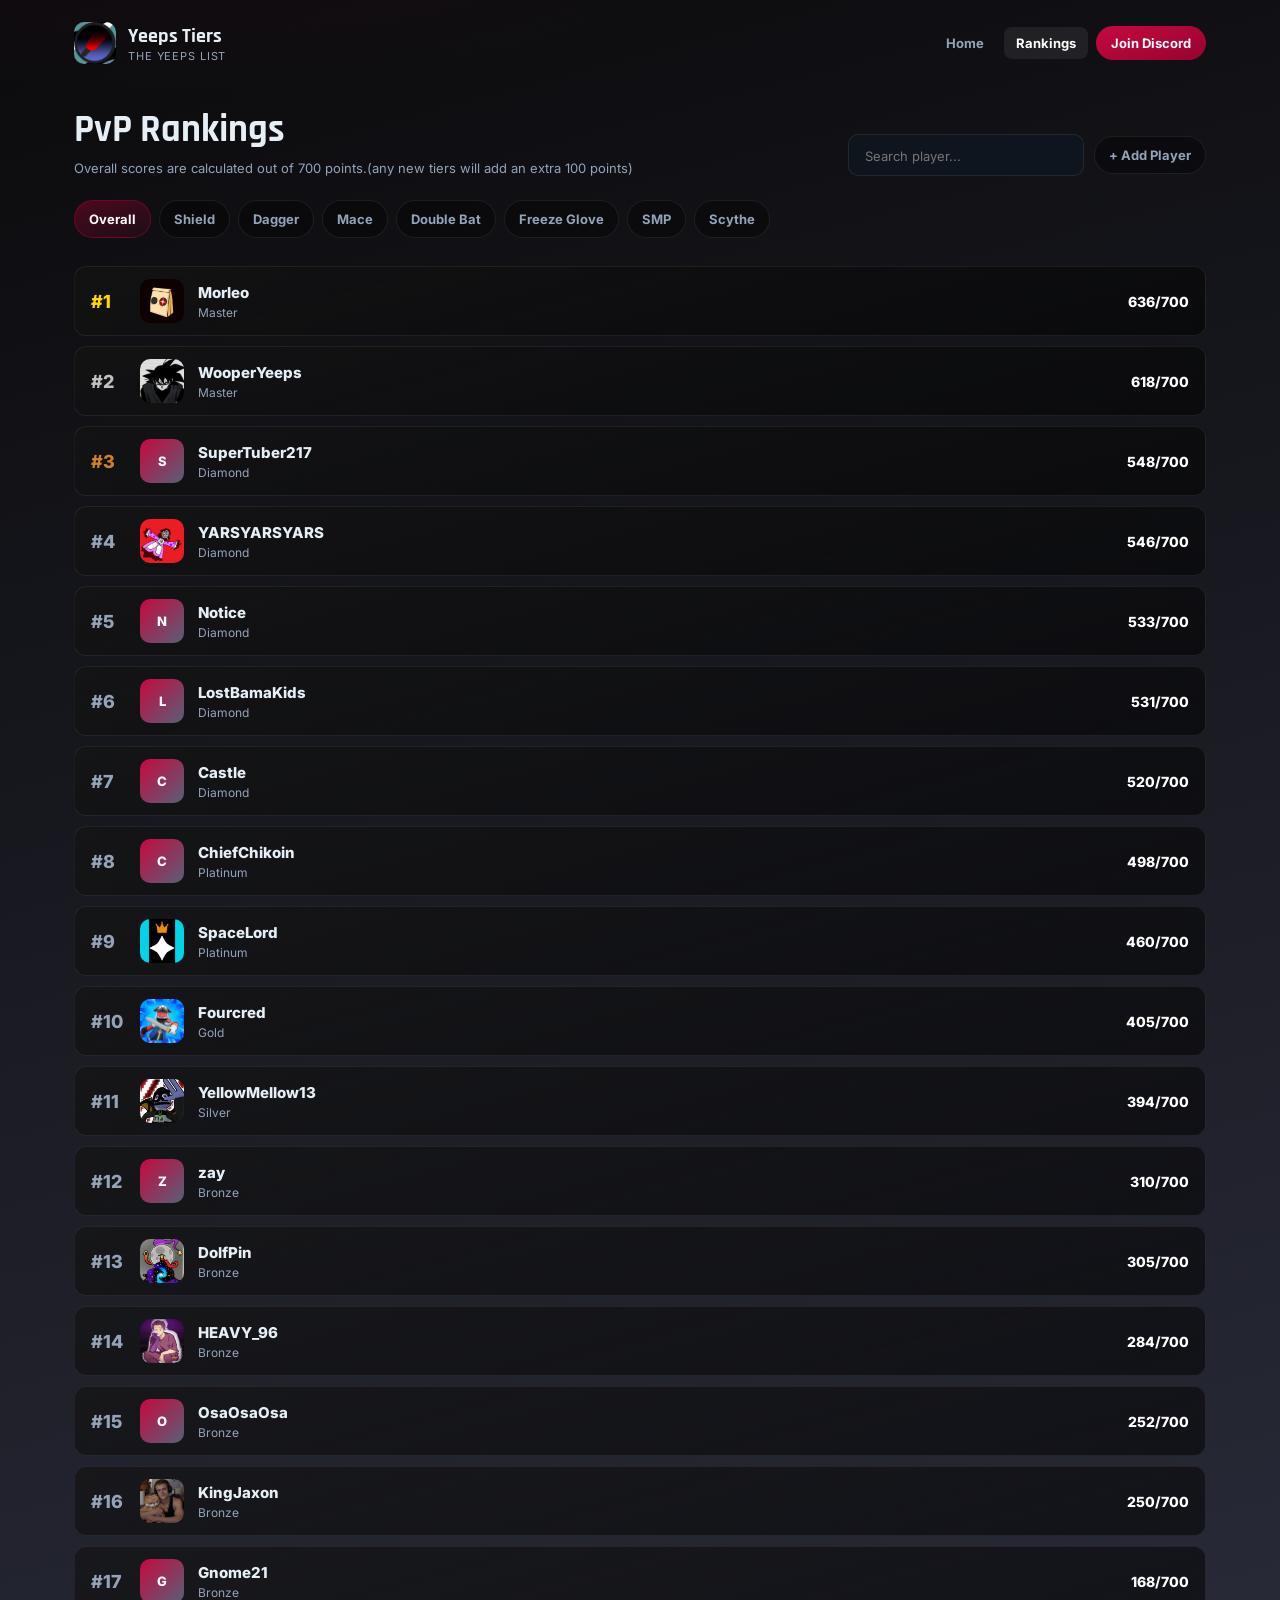
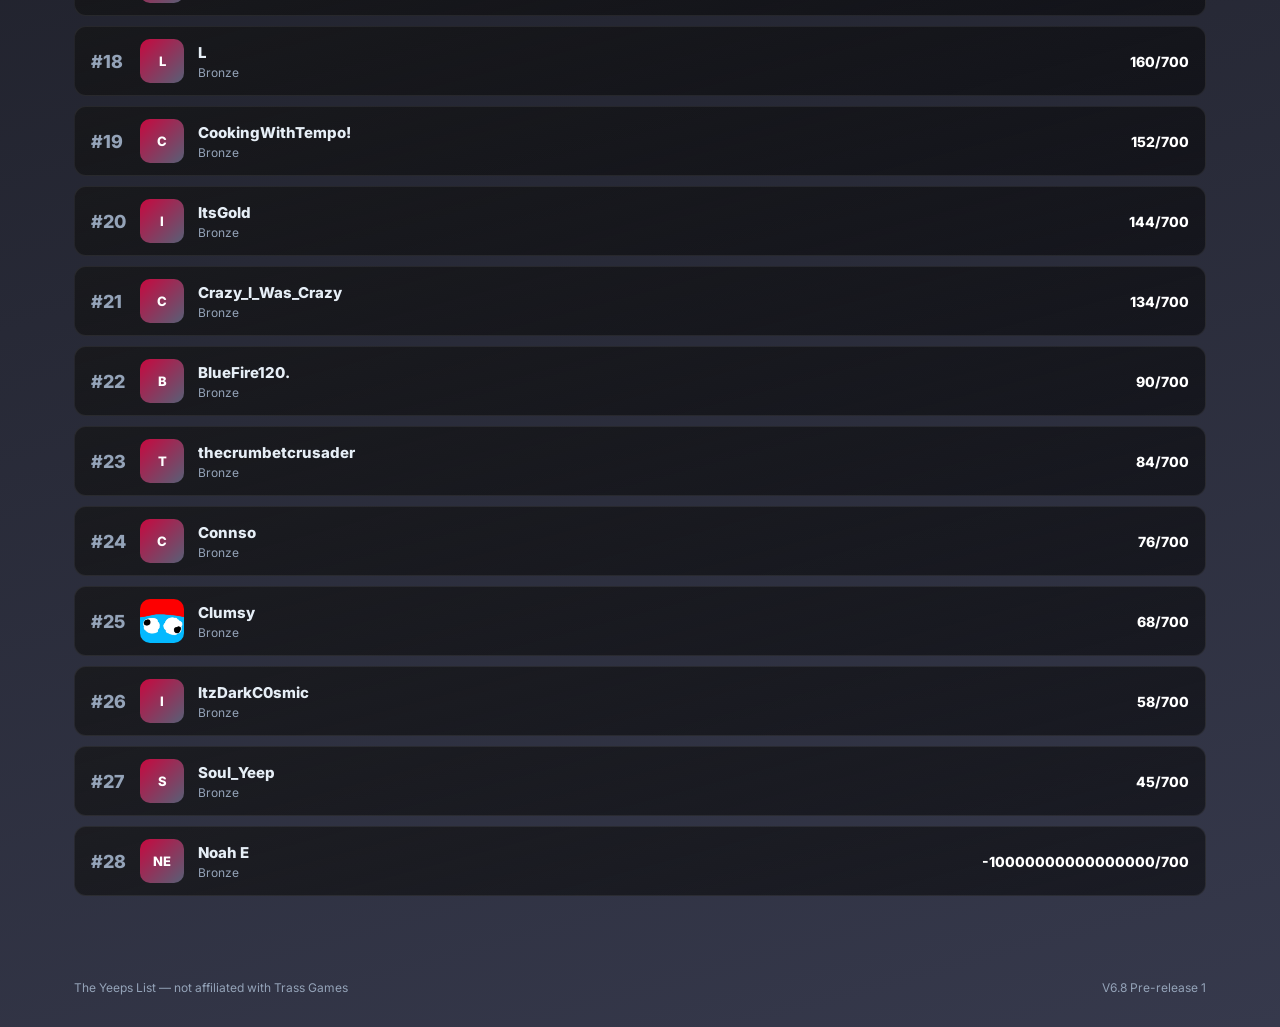
<file: Ranks.html>
<!DOCTYPE html>
<html lang="en">
<head>
  <meta charset="utf-8" />
  <meta name="viewport" content="width=device-width,initial-scale=1" />
  <title>Rankings — Yeeps Tiers</title>
  <link rel="icon" type="image/png" href="./Image/pfp.png" />
  <meta name="description" content="Yeeps PvP rankings by category and tier." />
  <link rel="preconnect" href="https://fonts.googleapis.com">
  <link rel="preconnect" href="https://fonts.gstatic.com" crossorigin>
  <link href="https://fonts.googleapis.com/css2?family=Rajdhani:wght@500;600;700&family=Inter:wght@400;500;600;700&display=swap" rel="stylesheet">
  <link rel="stylesheet" href="./style2.css">
</head>
<body>
  <header class="topbar">
    <a class="brand" href="index.html">
      <img src="Image/pfp.png" alt="Yeeps Tiers">
      <div>
        <div class="brand-name">Yeeps Tiers</div>
        <div class="brand-sub">The Yeeps List</div>
      </div>
    </a>
    <nav class="top-links">
      <a href="index.html">Home</a>
      <a class="current" href="Ranks.html">Rankings</a>
      <a class="discord-pill" href="https://discord.gg/dtVaUvekyc" target="_blank" rel="noopener">Join Discord</a>
    </nav>
  </header>

  <main>
    <section class="page-head">
      <div>
        <h1>PvP Rankings</h1>
        <p>Overall scores are calculated out of 700 points.(any new tiers will add an extra 100 points)</p>
      </div>
      <div style="display: flex; gap: 10px; align-items: center;">
        <label class="search"><input id="search" type="search" placeholder="Search player..."></label>
        <button id="admin-add-btn" class="tab">+ Add Player</button>
      </div>
    </section>

    <nav id="tabs" class="tabs"></nav>
    <section id="content" class="content"></section>
  </main>

  <footer>
    <span>The Yeeps List — not affiliated with Trass Games</span>
    <span>V6.8 Pre-release 1</span>
  </footer>

  <!-- View Details Modal -->
  <div id="modal" class="modal">
    <div class="modal-card">
      <button id="modal-close" class="modal-close" aria-label="Close player details">×</button>
      <div id="modal-title" class="modal-title"></div>
      <div id="modal-text" class="modal-text"></div>
      <div id="modal-categories" class="modal-categories"></div>
    </div>
  </div>

  <!-- Admin Edit/Delete Modal -->
  <div id="edit-modal" class="modal">
    <div class="modal-card">
      <button id="edit-modal-close" class="modal-close">×</button>
      <h2 id="edit-modal-title">Edit / Add Player</h2>
      
      <div style="display: flex; flex-direction: column; gap: 8px; margin-top: 12px;">
        <label>Name: <input id="edit-name" type="text" placeholder="Player Name"></label>
        <label>Shield: <input id="edit-shield" type="text" placeholder="e.g. HT1"></label>
        <label>Dagger: <input id="edit-dagger" type="text" placeholder="e.g. LT2"></label>
        <label>Mace: <input id="edit-mace" type="text" placeholder="e.g. HT3"></label>
        <label>Double Bat: <input id="edit-bat" type="text" placeholder="e.g. LT1"></label>
        <label>Freeze Glove: <input id="edit-glove" type="text" placeholder="e.g. HT2"></label>
        <label>SMP: <input id="edit-smp" type="text" placeholder="e.g. LT3"></label>
        <label>Scythe: <input id="edit-scythe" type="text" placeholder="e.g. HT1"></label>
      </div>

      <div style="display: flex; gap: 10px; margin-top: 16px;">
        <button id="save-player-btn" class="btn-primary" style="flex: 1;">Save Changes</button>
        <button id="delete-player-btn" class="btn-primary" style="background: var(--blood); flex: 1;">Delete Player</button>
      </div>
    </div>
  </div>

  <script type="module" src="./rankings.js"></script>
</body>
</html>
</file>
<file: style2.css>
:root {
  --bg: #0b0b0d;
  --panel: #0f1720;
  --slate: #36394c;
  --muted: #94a3b8;
  --accent: #576077;
  --blood: #960330;
  --blood-bright: #c8083f;
  --maxw: 1180px;
  font-family: Inter, ui-sans-serif, system-ui, sans-serif;
}

* {
  box-sizing: border-box;
}

body {
  min-height: 100vh;
  margin: 0;
  color: #e6eef6;
  background: radial-gradient(1200px 600px at 15% -10%, rgba(150, 3, 48, .16), transparent 60%), linear-gradient(165deg, var(--bg), var(--slate));
}

h1, h2, h3 {
  margin: 0;
  font-family: Rajdhani, Inter, sans-serif;
}

.topbar {
  display: flex;
  max-width: var(--maxw);
  align-items: center;
  justify-content: space-between;
  gap: 16px;
  margin: 0 auto;
  padding: 22px 24px 0;
}

.brand {
  display: flex;
  align-items: center;
  gap: 12px;
  color: inherit;
  text-decoration: none;
}

.brand img {
  width: 42px;
  height: 42px;
  border-radius: 10px;
  object-fit: cover;
}

.brand-name {
  font: 700 20px Rajdhani, sans-serif;
}

.brand-sub {
  color: var(--muted);
  font-size: 11px;
  letter-spacing: .08em;
  text-transform: uppercase;
}

.top-links {
  display: flex;
  align-items: center;
  gap: 8px;
}

.top-links a {
  padding: 8px 12px;
  border-radius: 8px;
  color: var(--muted);
  font-size: 13px;
  font-weight: 700;
  text-decoration: none;
}

.top-links a.current, .top-links a:hover {
  color: #fff;
  background: #ffffff12;
}

.discord-pill {
  padding: 9px 15px !important;
  color: #fff !important;
  background: linear-gradient(160deg, var(--blood-bright), var(--blood)) !important;
  border-radius: 999px !important;
}

.page-head {
  display: flex;
  max-width: var(--maxw);
  align-items: end;
  justify-content: space-between;
  gap: 18px;
  margin: 0 auto;
  padding: 42px 24px 0;
}

.page-head h1 {
  font-size: 38px;
}

.page-head p {
  margin: 6px 0 0;
  color: var(--muted);
  font-size: 13px;
}

.search {
  min-width: 220px;
  padding: 10px 14px;
  border: 1px solid #ffffff14;
  border-radius: 10px;
  background: #0f1720dd;
}

.search input {
  width: 100%;
  border: 0;
  outline: 0;
  color: #fff;
  background: transparent;
  font: inherit;
  font-size: 13px;
}

.tabs {
  display: flex;
  max-width: var(--maxw);
  gap: 8px;
  margin: 0 auto;
  padding: 24px 24px 0;
  overflow-x: auto;
}

.tab {
  flex: 0 0 auto;
  padding: 10px 14px;
  border: 1px solid #ffffff14;
  border-radius: 999px;
  color: var(--muted);
  background: #00000059;
  cursor: pointer;
  font: 700 13px Inter, sans-serif;
}

.tab.active {
  border-color: #960330a6;
  color: #fff;
  background: linear-gradient(160deg, #96033073, #9603301a);
}

.content {
  max-width: var(--maxw);
  margin: 0 auto;
  padding: 28px 24px 64px;
}

.overall-row, .player-chip {
  cursor: pointer;
  background: linear-gradient(165deg, #141414b3, #00000080);
  border: 1px solid #ffffff12;
  transition: transform .15s, border-color .15s;
}

.overall-row:hover, .player-chip:hover {
  border-color: #9603308c;
  transform: translateY(-2px);
}

.overall-row {
  display: flex;
  align-items: center;
  gap: 14px;
  margin-bottom: 10px;
  padding: 12px 16px;
  border-radius: 12px;
}

.overall-rank {
  min-width: 35px;
  color: var(--muted);
  font-size: 18px;
  font-weight: 800;
}

.gold {
  color: #ffd700;
}

.silver {
  color: #c0c0c0;
}

.bronze {
  color: #cd7f32;
}

.avatar {
  display: grid;
  width: 44px;
  height: 44px;
  place-items: center;
  overflow: hidden;
  border-radius: 10px;
  color: #fff;
  background: linear-gradient(135deg, #c8083f, #576077);
  font-size: 13px;
  font-weight: 800;
}

.avatar img {
  width: 100%;
  height: 100%;
  object-fit: cover;
}

.player-info {
  flex: 1;
  min-width: 0;
}

.player-name {
  overflow: hidden;
  font-size: 15px;
  font-weight: 800;
  text-overflow: ellipsis;
  white-space: nowrap;
}

.player-rank {
  margin-top: 3px;
  color: var(--muted);
  font-size: 12px;
}

.score {
  color: #fff;
  font-size: 14px;
  font-weight: 800;
}

.tier-block {
  margin-bottom: 24px;
}

.tier-head {
  display: flex;
  align-items: center;
  gap: 10px;
  margin-bottom: 10px;
  padding: 8px 4px;
  border-bottom: 1px solid #ffffff14;
}

.tier-badge {
  padding: 4px 12px;
  border-radius: 999px;
  color: #fff;
  background: linear-gradient(160deg, var(--blood-bright), var(--blood));
  font: 700 16px Rajdhani, sans-serif;
}

.tier-count {
  color: var(--muted);
  font-size: 12px;
}

.player-grid {
  display: flex;
  flex-wrap: wrap;
  gap: 10px;
}

.player-chip {
  display: flex;
  min-width: 175px;
  align-items: center;
  gap: 10px;
  padding: 9px 14px 9px 9px;
  border-radius: 12px;
}

.player-chip .avatar {
  width: 36px;
  height: 36px;
  border-radius: 9px;
  font-size: 11px;
}

.empty-state {
  padding: 40px 0;
  color: var(--muted);
  text-align: center;
  font-size: 13px;
}

.modal {
  position: fixed;
  z-index: 100;
  display: none;
  inset: 0;
  align-items: center;
  justify-content: center;
  background: #000000b3;
}

.modal.active {
  display: flex;
}

.modal-card {
  position: relative;
  width: min(410px, 90vw);
  padding: 24px;
  border: 1px solid #ffffff17;
  border-radius: 15px;
  background: linear-gradient(145deg, var(--panel), var(--slate));
}

.modal-close {
  position: absolute;
  top: 12px;
  right: 14px;
  border: 0;
  color: #fff;
  background: transparent;
  cursor: pointer;
  font-size: 20px;
}

.modal-title {
  margin-bottom: 4px;
  font: 700 25px Rajdhani, sans-serif;
}

.modal-text {
  color: var(--muted);
  font-size: 13px;
}

.modal-categories {
  display: flex;
  flex-wrap: wrap;
  gap: 8px;
  margin-top: 18px;
}

.category-chip {
  padding: 7px 9px;
  border-radius: 8px;
  color: #dce4ef;
  background: #ffffff12;
  font-size: 12px;
}

footer {
  display: flex;
  max-width: var(--maxw);
  justify-content: space-between;
  gap: 8px;
  margin: 0 auto;
  padding: 10px 24px 32px;
  color: var(--muted);
  font-size: 12px;
}

@media(max-width: 700px) {
  .page-head {
    align-items: stretch;
    flex-direction: column;
  }
  .search {
    min-width: 0;
  }
  .top-links a:not(.discord-pill) {
    display: none;
  }
  footer {
    flex-direction: column;
  }
}
</file>
